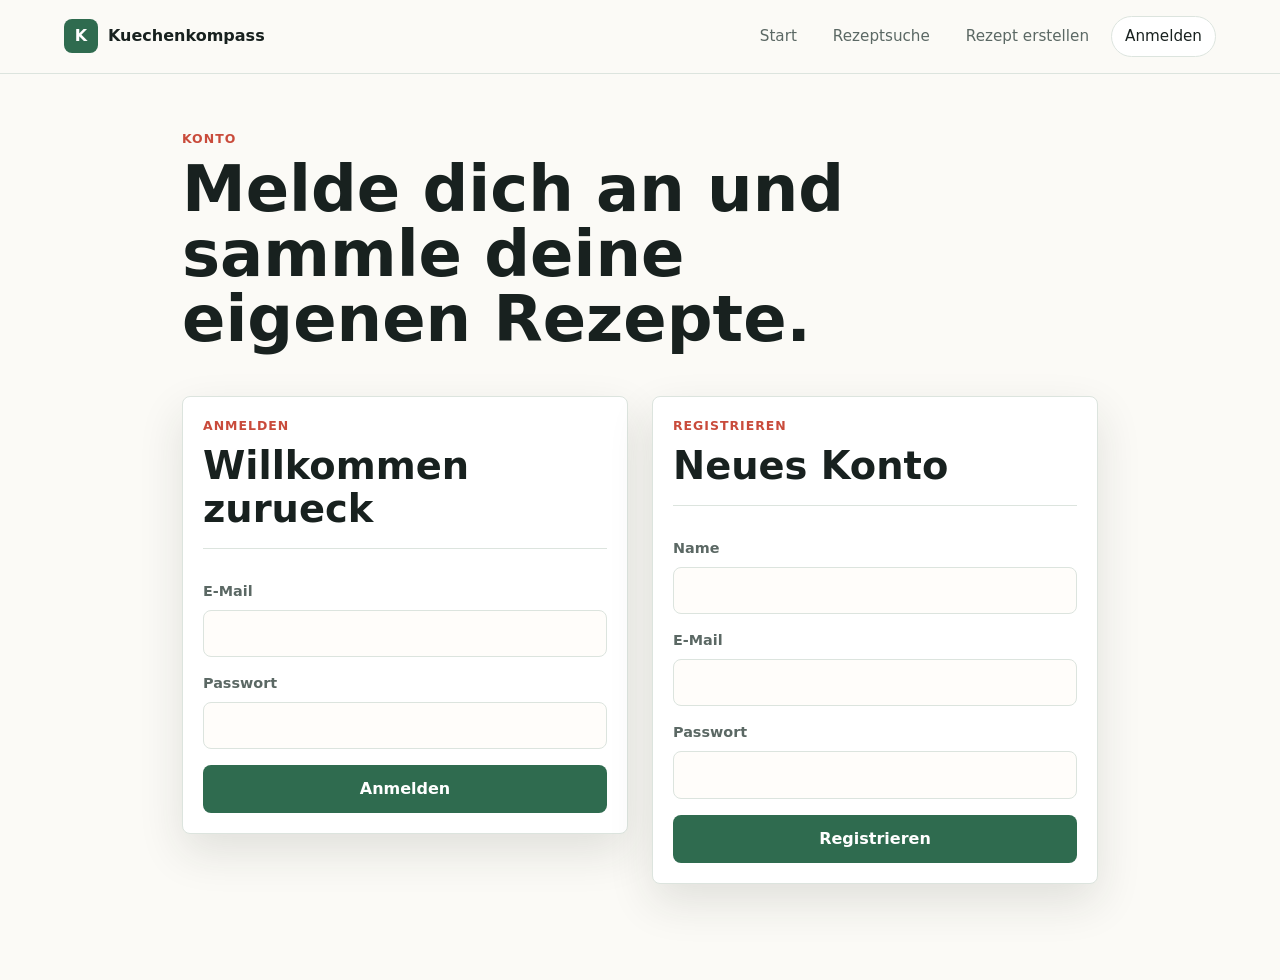
<file: auth.html>
<!doctype html>
<html lang="de">
  <head>
    <meta charset="utf-8">
    <meta name="viewport" content="width=device-width, initial-scale=1">
    <title>Kuechenkompass | Anmeldung</title>
    <link rel="stylesheet" href="styles.css">
  </head>
  <body>
    <header class="site-header">
      <a class="brand" href="index.html" aria-label="Kuechenkompass Startseite">
        <span class="brand-mark">K</span>
        <span>Kuechenkompass</span>
      </a>
      <nav class="main-nav" aria-label="Hauptnavigation">
        <a href="index.html">Start</a>
        <a href="suche.html">Rezeptsuche</a>
        <a href="erstellen.html">Rezept erstellen</a>
        <a class="active" href="auth.html">Anmelden</a>
      </nav>
    </header>

    <main class="page-shell auth-shell">
      <section class="page-intro">
        <p class="eyebrow">Konto</p>
        <h1>Melde dich an und sammle deine eigenen Rezepte.</h1>
      </section>

      <section class="auth-layout">
        <form class="auth-form" id="loginForm">
          <div class="panel-heading">
            <p class="eyebrow">Anmelden</p>
            <h2>Willkommen zurueck</h2>
          </div>
          <label>
            E-Mail
            <input name="email" type="email" autocomplete="email" required>
          </label>
          <label>
            Passwort
            <input name="password" type="password" autocomplete="current-password" required>
          </label>
          <button class="button primary" type="submit">Anmelden</button>
        </form>

        <form class="auth-form" id="signupForm">
          <div class="panel-heading">
            <p class="eyebrow">Registrieren</p>
            <h2>Neues Konto</h2>
          </div>
          <label>
            Name
            <input name="name" autocomplete="name" required>
          </label>
          <label>
            E-Mail
            <input name="email" type="email" autocomplete="email" required>
          </label>
          <label>
            Passwort
            <input name="password" type="password" autocomplete="new-password" minlength="6" required>
          </label>
          <button class="button primary" type="submit">Registrieren</button>
        </form>
      </section>
      <p class="form-message" id="authMessage" role="status"></p>
    </main>

    <script src="app.js"></script>
  </body>
</html>
</file>
<file: styles.css>
:root {
  --ink: #18211f;
  --muted: #5b6864;
  --line: #dce4de;
  --paper: #fbfaf6;
  --surface: #ffffff;
  --leaf: #2f6b4f;
  --leaf-dark: #204836;
  --tomato: #c94b3b;
  --lemon: #f0c85b;
  --shadow: 0 18px 45px rgba(29, 42, 36, 0.12);
}

* {
  box-sizing: border-box;
}

body {
  margin: 0;
  background: var(--paper);
  color: var(--ink);
  font-family: Inter, ui-sans-serif, system-ui, -apple-system, BlinkMacSystemFont, "Segoe UI", sans-serif;
  line-height: 1.5;
}

a {
  color: inherit;
  text-decoration: none;
}

img {
  display: block;
  max-width: 100%;
}

.site-header {
  align-items: center;
  background: rgba(251, 250, 246, 0.92);
  border-bottom: 1px solid var(--line);
  display: flex;
  gap: 24px;
  justify-content: space-between;
  padding: 16px clamp(16px, 5vw, 64px);
  position: sticky;
  top: 0;
  z-index: 10;
  backdrop-filter: blur(14px);
}

.brand {
  align-items: center;
  display: inline-flex;
  font-weight: 800;
  gap: 10px;
  white-space: nowrap;
}

.brand-mark {
  align-items: center;
  background: var(--leaf);
  border-radius: 8px;
  color: white;
  display: inline-flex;
  height: 34px;
  justify-content: center;
  width: 34px;
}

.main-nav {
  display: flex;
  flex-wrap: wrap;
  gap: 8px;
  justify-content: flex-end;
}

.main-nav a {
  border: 1px solid transparent;
  border-radius: 999px;
  color: var(--muted);
  font-size: 0.95rem;
  padding: 8px 13px;
}

.main-nav a:hover,
.main-nav a.active,
.nav-button:hover {
  background: white;
  border-color: var(--line);
  color: var(--ink);
}

.nav-button {
  background: transparent;
  border: 1px solid transparent;
  border-radius: 999px;
  color: var(--muted);
  cursor: pointer;
  font: inherit;
  font-size: 0.95rem;
  padding: 8px 13px;
}

.hero {
  display: grid;
  min-height: min(680px, calc(100vh - 68px));
  position: relative;
}

.hero img {
  height: 100%;
  inset: 0;
  object-fit: cover;
  position: absolute;
  width: 100%;
}

.hero::after {
  background: linear-gradient(90deg, rgba(19, 27, 24, 0.78), rgba(19, 27, 24, 0.42), rgba(19, 27, 24, 0.08));
  content: "";
  inset: 0;
  position: absolute;
}

.hero-copy {
  align-self: center;
  color: white;
  max-width: 660px;
  padding: 64px clamp(18px, 7vw, 88px);
  position: relative;
  z-index: 1;
}

.eyebrow {
  color: var(--tomato);
  font-size: 0.78rem;
  font-weight: 800;
  letter-spacing: 0.08em;
  margin: 0 0 8px;
  text-transform: uppercase;
}

.hero-copy .eyebrow {
  color: var(--lemon);
}

h1,
h2,
p {
  margin-top: 0;
}

h1 {
  font-size: clamp(2.25rem, 6vw, 5.5rem);
  line-height: 1.02;
  margin-bottom: 20px;
}

h2 {
  font-size: clamp(1.6rem, 3vw, 2.5rem);
  line-height: 1.12;
  margin-bottom: 10px;
}

.hero-copy p:not(.eyebrow) {
  font-size: 1.15rem;
  max-width: 540px;
}

.hero-actions {
  display: flex;
  flex-wrap: wrap;
  gap: 12px;
  margin-top: 28px;
}

.button,
.text-button {
  border: 0;
  cursor: pointer;
  font: inherit;
}

.button {
  align-items: center;
  border-radius: 8px;
  display: inline-flex;
  font-weight: 800;
  justify-content: center;
  min-height: 46px;
  padding: 12px 18px;
}

.button.primary {
  background: var(--leaf);
  color: white;
}

.button.primary:hover {
  background: var(--leaf-dark);
}

.button.ghost {
  background: rgba(255, 255, 255, 0.9);
  color: var(--ink);
}

.section-wrap,
.feature-band,
.page-shell {
  margin: 0 auto;
  max-width: 1180px;
  padding: 56px clamp(16px, 4vw, 32px);
}

.section-heading {
  margin-bottom: 22px;
}

.tip-grid,
.recipe-grid {
  display: grid;
  gap: 18px;
  grid-template-columns: repeat(auto-fit, minmax(230px, 1fr));
}

.tip-card,
.recipe-card,
.saved-card {
  background: var(--surface);
  border: 1px solid var(--line);
  border-radius: 8px;
  box-shadow: var(--shadow);
  padding: 20px;
}

.recipe-card {
  overflow: hidden;
}

.tip-card,
.recipe-card,
.saved-card {
  display: block;
  transition: transform 160ms ease, border-color 160ms ease, box-shadow 160ms ease;
}

.tip-card:hover,
.recipe-card:hover,
.saved-card:hover {
  border-color: rgba(47, 107, 79, 0.42);
  box-shadow: 0 22px 52px rgba(29, 42, 36, 0.16);
  transform: translateY(-2px);
}

.tip-card strong,
.recipe-card strong,
.saved-card strong {
  display: block;
  font-size: 1.08rem;
  margin-bottom: 8px;
}

.recipe-card-image {
  aspect-ratio: 4 / 3;
  border-radius: 6px;
  height: auto;
  margin: -6px 0 16px;
  object-fit: cover;
  width: 100%;
}

.tip-card h3 {
  margin: 0 0 10px;
}

.tag-row {
  display: flex;
  flex-wrap: wrap;
  gap: 8px;
  margin-top: 16px;
}

.tag {
  background: #eef5ee;
  border-radius: 999px;
  color: var(--leaf-dark);
  font-size: 0.82rem;
  font-weight: 700;
  padding: 5px 9px;
}

.feature-band {
  align-items: start;
  border-top: 1px solid var(--line);
  display: grid;
  gap: 28px;
  grid-template-columns: minmax(220px, 0.8fr) 1.2fr;
}

.feature-list {
  display: grid;
  gap: 12px;
}

.feature-list a {
  background: white;
  border: 1px solid var(--line);
  border-radius: 8px;
  padding: 18px;
}

.feature-list strong,
.feature-list span {
  display: block;
}

.feature-list span,
.tip-card p,
.recipe-card p,
.saved-card p {
  color: var(--muted);
}

.page-intro {
  max-width: 760px;
  padding-bottom: 24px;
}

.page-intro h1 {
  color: var(--ink);
  font-size: clamp(2rem, 5vw, 4rem);
}

.search-layout,
.create-layout {
  align-items: start;
  display: grid;
  gap: 24px;
  grid-template-columns: 290px 1fr;
}

.create-layout {
  grid-template-columns: minmax(0, 760px);
}

.filters,
.recipe-form,
.saved-panel,
.auth-form,
.auth-required {
  background: white;
  border: 1px solid var(--line);
  border-radius: 8px;
  box-shadow: var(--shadow);
  padding: 20px;
}

.filters {
  display: grid;
  gap: 16px;
  position: sticky;
  top: 88px;
}

label {
  color: var(--muted);
  display: grid;
  font-size: 0.9rem;
  font-weight: 750;
  gap: 7px;
}

input,
select,
textarea {
  background: #fffdfa;
  border: 1px solid var(--line);
  border-radius: 8px;
  color: var(--ink);
  font: inherit;
  padding: 12px 13px;
  width: 100%;
}

input[type="file"] {
  background: white;
}

textarea {
  resize: vertical;
}

.result-meta {
  align-items: center;
  display: flex;
  justify-content: space-between;
  margin-bottom: 14px;
}

.text-button {
  background: transparent;
  color: var(--tomato);
  font-weight: 800;
}

.recipe-form {
  display: grid;
  gap: 16px;
}

.auth-shell {
  max-width: 980px;
}

.auth-layout {
  align-items: start;
  display: grid;
  gap: 24px;
  grid-template-columns: 1fr 1fr;
}

.auth-form {
  display: grid;
  gap: 16px;
}

.auth-required {
  max-width: 680px;
  padding: clamp(22px, 4vw, 34px);
}

.form-row {
  display: grid;
  gap: 14px;
  grid-template-columns: 1fr 1fr;
}

.form-message {
  color: var(--leaf-dark);
  font-weight: 800;
  min-height: 24px;
}

.image-preview {
  align-items: center;
  aspect-ratio: 16 / 9;
  background: #fffdfa;
  border: 1px dashed var(--line);
  border-radius: 8px;
  color: var(--muted);
  display: flex;
  font-size: 0.92rem;
  justify-content: center;
  overflow: hidden;
  padding: 14px;
}

.image-preview img {
  height: 100%;
  object-fit: cover;
  width: 100%;
}

.panel-heading {
  border-bottom: 1px solid var(--line);
  margin-bottom: 16px;
  padding-bottom: 8px;
}

.saved-list {
  display: grid;
  gap: 12px;
}

.empty-state {
  color: var(--muted);
  padding: 12px 0;
}

.detail-shell {
  max-width: 1040px;
}

.detail-hero {
  border-bottom: 1px solid var(--line);
  margin-bottom: 28px;
  padding-bottom: 30px;
}

.detail-hero-layout {
  align-items: end;
  display: grid;
  gap: 28px;
  grid-template-columns: minmax(0, 1fr) minmax(260px, 0.58fr);
}

.detail-hero h1 {
  font-size: clamp(2.2rem, 5vw, 4.8rem);
  max-width: 860px;
}

.detail-image {
  aspect-ratio: 4 / 3;
  border-radius: 8px;
  box-shadow: var(--shadow);
  object-fit: cover;
  width: 100%;
}

.detail-note {
  color: var(--muted);
  font-size: 1.08rem;
  max-width: 680px;
}

.back-link {
  color: var(--leaf-dark);
  display: inline-flex;
  font-weight: 800;
  margin-bottom: 24px;
}

.detail-grid {
  align-items: start;
  display: grid;
  gap: 22px;
  grid-template-columns: minmax(240px, 0.85fr) 1.15fr;
}

.detail-card {
  background: white;
  border: 1px solid var(--line);
  border-radius: 8px;
  box-shadow: var(--shadow);
  padding: clamp(20px, 4vw, 30px);
}

.ingredient-list,
.step-list {
  margin: 0;
  padding-left: 22px;
}

.ingredient-list li,
.step-list li {
  margin-bottom: 10px;
}

@media (max-width: 800px) {
  .site-header,
  .search-layout,
  .create-layout,
  .feature-band,
  .detail-grid,
  .detail-hero-layout,
  .auth-layout,
  .form-row {
    grid-template-columns: 1fr;
  }

  .site-header {
    align-items: flex-start;
    display: grid;
  }

  .main-nav {
    justify-content: flex-start;
  }

  .hero {
    min-height: 620px;
  }

  .hero::after {
    background: linear-gradient(0deg, rgba(19, 27, 24, 0.82), rgba(19, 27, 24, 0.32));
  }

  .hero-copy {
    align-self: end;
    padding-bottom: 44px;
  }

  .filters {
    position: static;
  }
}
</file>
